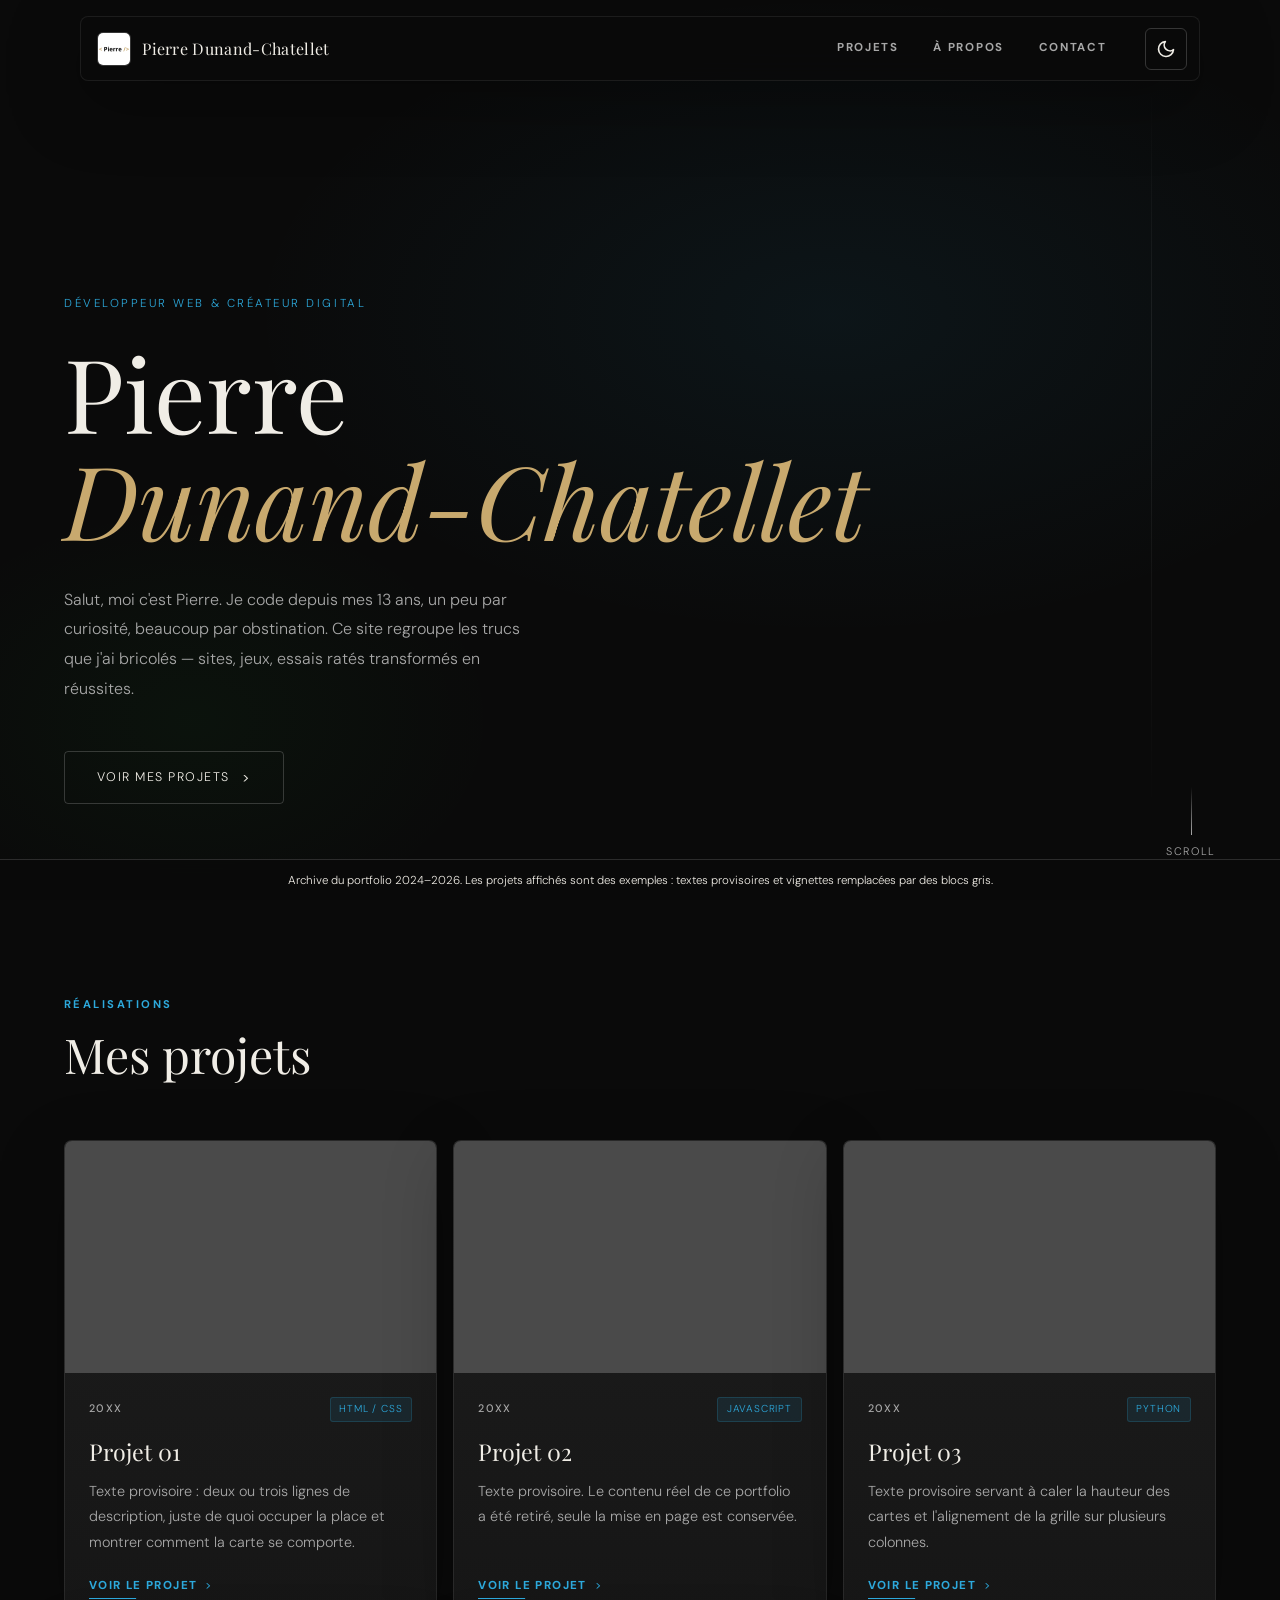
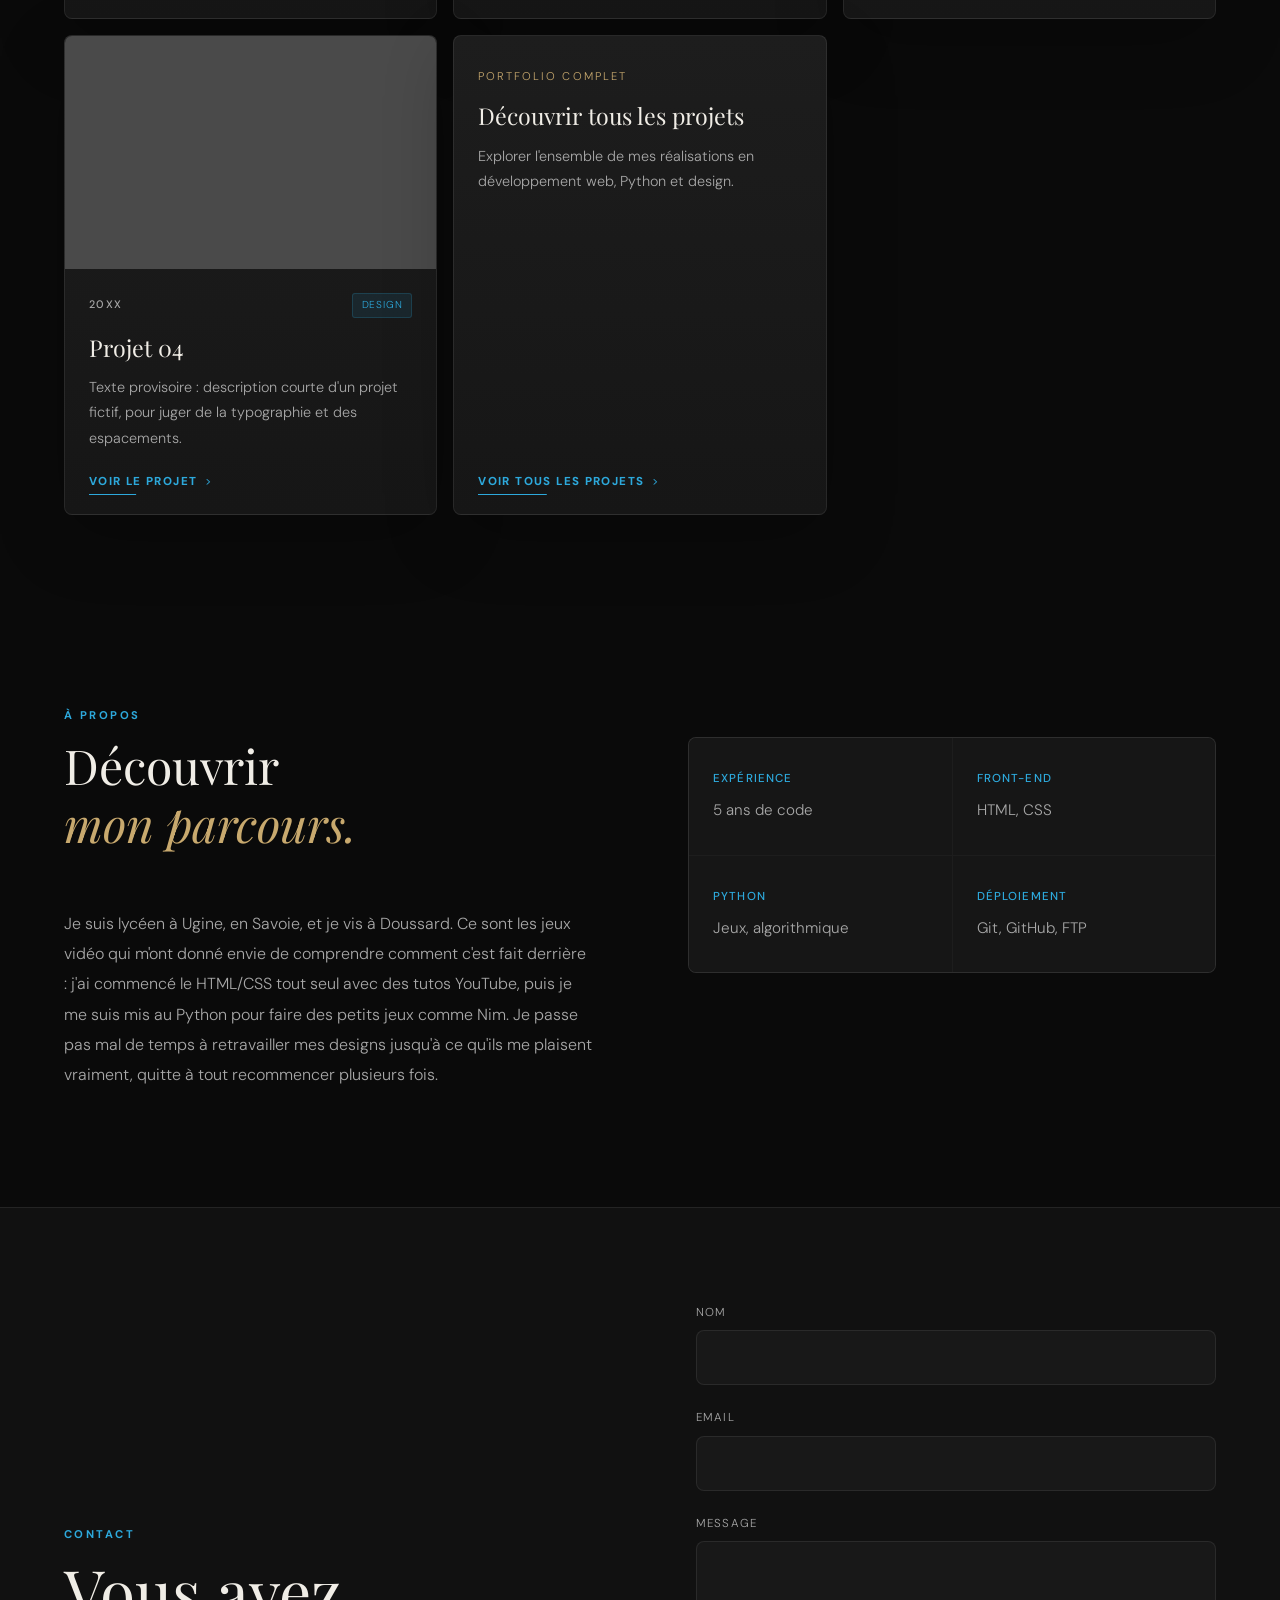
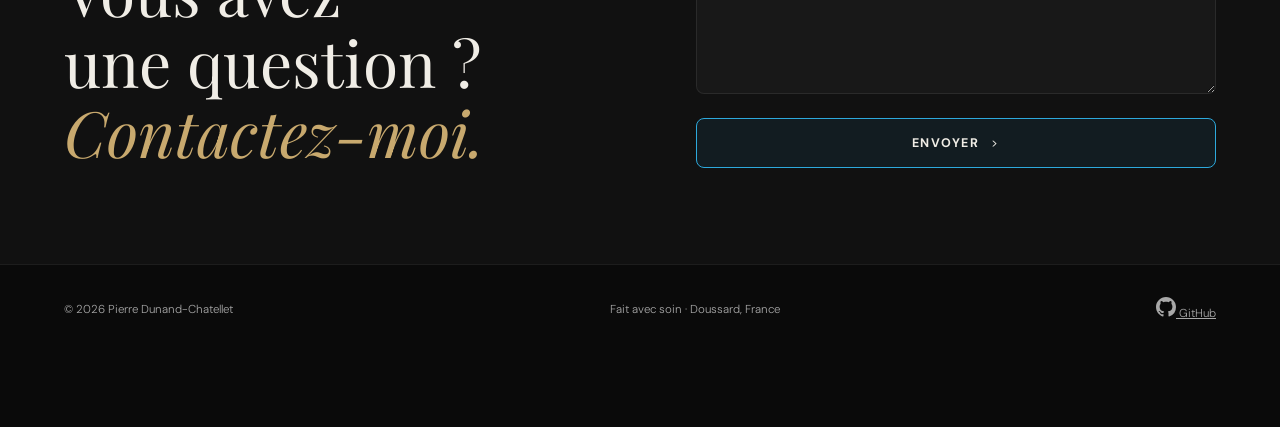
<file: index.html>
<!doctype html>
<!--
  Portfolio v1 — page d'accueil

  Archive de la première version du portfolio (2024-2026), conservée pour la
  maquette. Les projets affichés sont des exemples : titres et textes
  provisoires, vignettes remplacées par des blocs gris. Seule la mise en page
  est d'origine.

  Trois fichiers, aucune dépendance ni outil de build :
    index.html / projets.html  — le contenu
    styles.css                 — la mise en forme
    script.js                  — menu, thème, compteur, transitions
-->
<html lang="fr">

<head>
  <meta charset="UTF-8">
  <meta name="viewport" content="width=device-width, initial-scale=1.0">
  <meta name="view-transition" content="same-origin">
  <title>Accueil — archive du portfolio 2024-2026</title>
  <meta name="description"
    content="Portfolio de Pierre Dunand-Chatellet, développeur web autodidacte passionné depuis l'âge de 13 ans. Projets en HTML, CSS, Python, design et création visuelle.">
  <meta name="keywords"
    content="développeur web, portfolio, HTML, CSS, Python, Pierre, Dunand-Chatellet, Dunand, Pierre Dunand, Pierre Dunand-Chatellet">
  <meta name="author" content="Pierre Dunand-Chatellet">
  <meta name="robots" content="noindex, nofollow">
  <meta name="theme-color" content="#0a0a0a" media="(prefers-color-scheme: dark)">
  <meta name="theme-color" content="#f8f7f4" media="(prefers-color-scheme: light)">
  <link rel="icon" type="image/png" href="image/Logo.webp">
  <link rel="stylesheet" href="fonts/fonts.css">
  <link rel="stylesheet" href="styles.css">
</head>

<body>
  <header class="site-header">
    <a class="brand" href="#home" aria-label="Accueil Pierre Dunand-Chatellet">
      <img src="image/Logo.webp" alt="" class="brand-mark">
      <span>Pierre Dunand-Chatellet</span>
    </a>
    <button class="menu-toggle" type="button" aria-label="Ouvrir le menu" aria-expanded="false" data-menu-toggle>
      <span></span>
      <span></span>
    </button>
    <nav class="site-nav" data-nav>
      <a href="#projects">Projets</a>
      <a href="#about">À propos</a>
      <a href="#contact">Contact</a>
    </nav>
    <button class="theme-toggle" type="button" aria-label="Basculer le thème" data-theme-toggle>
      <svg class="sun-icon" width="20" height="20" viewBox="0 0 24 24" fill="none" stroke="currentColor"
        stroke-width="2" stroke-linecap="round" stroke-linejoin="round">
        <circle cx="12" cy="12" r="5"></circle>
        <line x1="12" y1="1" x2="12" y2="3"></line>
        <line x1="12" y1="21" x2="12" y2="23"></line>
        <line x1="4.22" y1="4.22" x2="5.64" y2="5.64"></line>
        <line x1="18.36" y1="18.36" x2="19.78" y2="19.78"></line>
        <line x1="1" y1="12" x2="3" y2="12"></line>
        <line x1="21" y1="12" x2="23" y2="12"></line>
        <line x1="4.22" y1="19.78" x2="5.64" y2="18.36"></line>
        <line x1="18.36" y1="5.64" x2="19.78" y2="4.22"></line>
      </svg>
      <svg class="moon-icon" width="20" height="20" viewBox="0 0 24 24" fill="none" stroke="currentColor"
        stroke-width="2" stroke-linecap="round" stroke-linejoin="round">
        <path d="M21 12.79A9 9 0 1 1 11.21 3 7 7 0 0 0 21 12.79z"></path>
      </svg>
    </button>
  </header>

  <main>
    <section class="hero" id="home">
      <p class="hero-eyebrow">Développeur web &amp; Créateur digital</p>
      <h1 class="hero-title">
        Pierre<br>
        <em>Dunand-Chatellet</em>
      </h1>
      <p class="hero-desc">
        Salut, moi c'est Pierre. Je code depuis mes 13 ans, un peu par curiosité, beaucoup par obstination. Ce site
        regroupe les trucs que j'ai bricolés — sites, jeux, essais ratés transformés en réussites.
      </p>
      <a class="hero-cta" href="#projects">
        Voir mes projets <span class="arrow-icon"></span>
      </a>
      <div class="scroll-ind" aria-hidden="true">
        <div class="scroll-line"></div>
        <span>Scroll</span>
      </div>
    </section>

    <section id="projects">
      <p class="s-label">Réalisations</p>
      <h2 class="s-title">Mes projets</h2>
      <div class="proj-grid">

        <article class="proj-card">
          <div class="proj-thumb is-placeholder" aria-hidden="true"></div>
          <div class="proj-meta">
            <span class="proj-year">20XX</span>
            <div class="tags">
              <span class="tag">HTML / CSS</span>
            </div>
          </div>
          <h3 class="proj-name">Projet 01</h3>
          <p class="proj-desc">Texte provisoire : deux ou trois lignes de description, juste de quoi occuper la place et montrer comment la carte se comporte.</p>
          <span class="proj-link">Voir le projet <span class="arrow-sm"></span></span>
        </article>

        <article class="proj-card">
          <div class="proj-thumb is-placeholder" aria-hidden="true"></div>
          <div class="proj-meta">
            <span class="proj-year">20XX</span>
            <div class="tags">
              <span class="tag">JavaScript</span>
            </div>
          </div>
          <h3 class="proj-name">Projet 02</h3>
          <p class="proj-desc">Texte provisoire. Le contenu réel de ce portfolio a été retiré, seule la mise en page est conservée.</p>
          <span class="proj-link">Voir le projet <span class="arrow-sm"></span></span>
        </article>

        <article class="proj-card">
          <div class="proj-thumb is-placeholder" aria-hidden="true"></div>
          <div class="proj-meta">
            <span class="proj-year">20XX</span>
            <div class="tags">
              <span class="tag">Python</span>
            </div>
          </div>
          <h3 class="proj-name">Projet 03</h3>
          <p class="proj-desc">Texte provisoire servant à caler la hauteur des cartes et l'alignement de la grille sur plusieurs colonnes.</p>
          <span class="proj-link">Voir le projet <span class="arrow-sm"></span></span>
        </article>

        <article class="proj-card">
          <div class="proj-thumb is-placeholder" aria-hidden="true"></div>
          <div class="proj-meta">
            <span class="proj-year">20XX</span>
            <div class="tags">
              <span class="tag">Design</span>
            </div>
          </div>
          <h3 class="proj-name">Projet 04</h3>
          <p class="proj-desc">Texte provisoire : description courte d'un projet fictif, pour juger de la typographie et des espacements.</p>
          <span class="proj-link">Voir le projet <span class="arrow-sm"></span></span>
        </article>

        <article class="proj-more-card">
          <span class="proj-more-label">Portfolio complet</span>
          <h3 class="proj-name">Découvrir tous les projets</h3>
          <p class="proj-desc">Explorer l'ensemble de mes réalisations en développement web, Python et design.</p>
          <a href="projets.html" class="proj-link">
            Voir tous les projets <span class="arrow-sm"></span>
          </a>
        </article>
      </div>
    </section>

    <section id="about">
      <p class="s-label">À propos</p>
      <div class="about-inner">
        <div class="about-text">
          <h2 class="s-title">
            Découvrir<br>
            <em>mon parcours.</em>
          </h2>
          <p>
            Je suis lycéen à Ugine, en Savoie, et je vis à Doussard. Ce sont les jeux vidéo qui m'ont donné envie de
            comprendre comment c'est fait derrière : j'ai commencé le HTML/CSS tout seul avec des tutos YouTube, puis
            je me suis mis au Python pour faire des petits jeux comme Nim. Je passe pas mal de temps à retravailler mes
            designs jusqu'à ce qu'ils me plaisent vraiment, quitte à tout recommencer plusieurs fois.
          </p>
        </div>

        <div class="stats">
          <div class="stat">
            <div class="stat-cat">Expérience</div>
            <!-- le texte ci-dessous est recalculé par script.js ; il sert de repli si le JS ne tourne pas -->
            <div class="stat-list" data-code-since="2021-10-26">4 ans de code</div>
          </div>
          <div class="stat">
            <div class="stat-cat">Front-end</div>
            <div class="stat-list">HTML, CSS</div>
          </div>
          <div class="stat">
            <div class="stat-cat">Python</div>
            <div class="stat-list">Jeux, algorithmique</div>
          </div>
          <div class="stat">
            <div class="stat-cat">Déploiement</div>
            <div class="stat-list">Git, GitHub, FTP</div>
          </div>
        </div>
      </div>
    </section>

    <section class="contact-sec" id="contact">
      <div class="contact-inner">
        <div>
          <p class="s-label">Contact</p>
          <h2 class="contact-big">
            Vous avez <br>une question ? <br><em>Contactez-moi.</em>
          </h2>
        </div>
        <div class="contact-right">
          <form class="contact-form" action="#">
            <div class="form-group">
              <label for="name">Nom</label>
              <input type="text" id="name" name="name" required>
            </div>
            <div class="form-group">
              <label for="email">Email</label>
              <input type="email" id="email" name="email" required>
            </div>
            <div class="form-group">
              <label for="message">Message</label>
              <textarea id="message" name="message" rows="5" required></textarea>
            </div>
            <button type="button" class="submit-btn" disabled>
              Envoyer <span class="arrow-sm"></span>
            </button>
          </form>
        </div>
      </div>
    </section>
  </main>

  <footer>
    <span>© 2026 Pierre Dunand-Chatellet</span>
    <span>Fait avec soin · Doussard, France</span>
    <a href="https://github.com/Pierre-Dunand-Chatellet" target="_blank" rel="noopener noreferrer"
      aria-label="GitHub de Pierre Dunand-Chatellet">
      <svg width="20" height="20" viewBox="0 0 16 16" fill="currentColor" aria-hidden="true">
        <path
          d="M8 0C3.58 0 0 3.58 0 8c0 3.54 2.29 6.53 5.47 7.59.4.07.55-.17.55-.38 0-.19-.01-.82-.01-1.49-2.01.37-2.53-.49-2.69-.94-.09-.23-.48-.94-.82-1.13-.28-.15-.68-.52-.01-.53.63-.01 1.08.58 1.23.82.72 1.21 1.87.87 2.33.66.07-.52.28-.87.51-1.07-1.78-.2-3.64-.89-3.64-3.95 0-.87.31-1.59.82-2.15-.08-.2-.36-1.02.08-2.12 0 0 .67-.21 2.2.82.64-.18 1.32-.27 2-.27.68 0 1.36.09 2 .27 1.53-1.04 2.2-.82 2.2-.82.44 1.1.16 1.92.08 2.12.51.56.82 1.27.82 2.15 0 3.07-1.87 3.75-3.65 3.95.29.25.54.73.54 1.48 0 1.07-.01 1.93-.01 2.2 0 .21.15.46.55.38A8.013 8.013 0 0016 8c0-4.42-3.58-8-8-8z" />
      </svg>
      GitHub
    </a>
  </footer>

  <script src="script.js"></script>
  <p class="archive-note">
    Archive du portfolio 2024–2026. Les projets affichés sont des exemples :
    textes provisoires et vignettes remplacées par des blocs gris.
  </p>
</body>

</html>
</file>
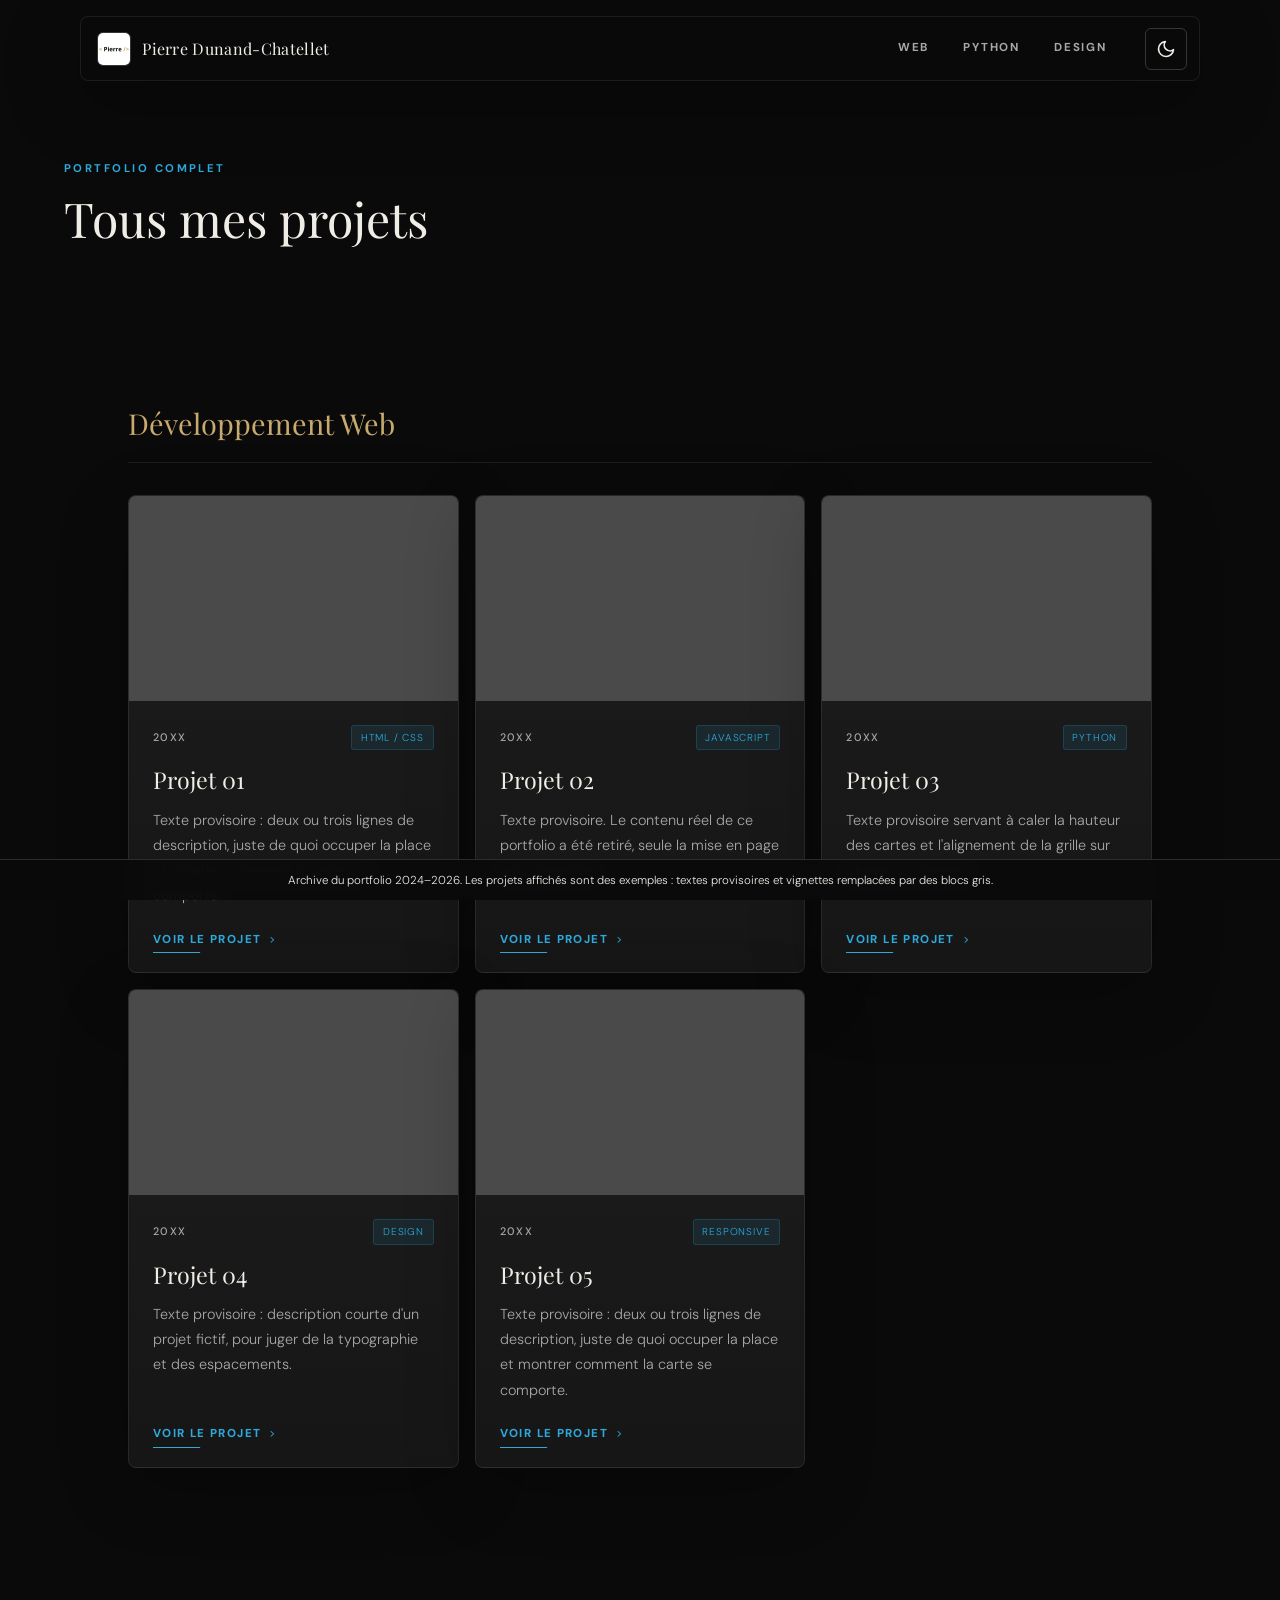
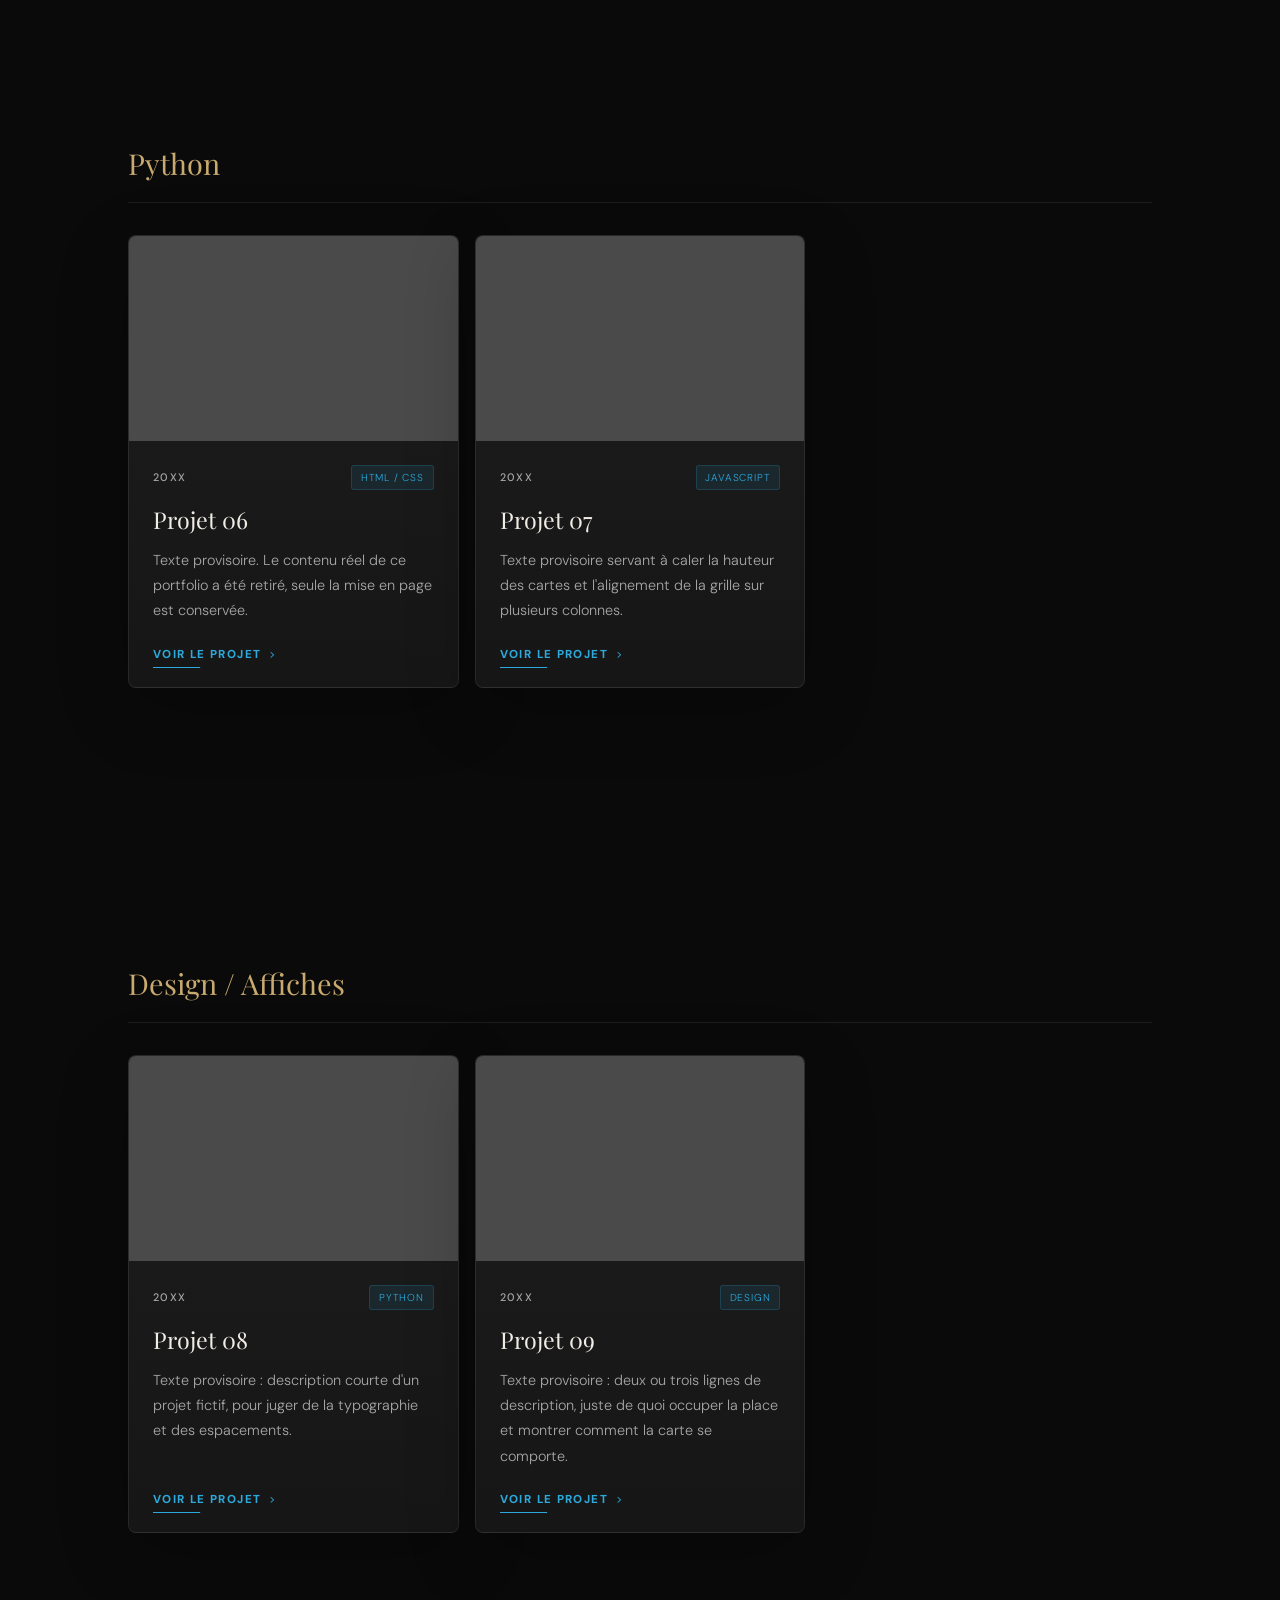
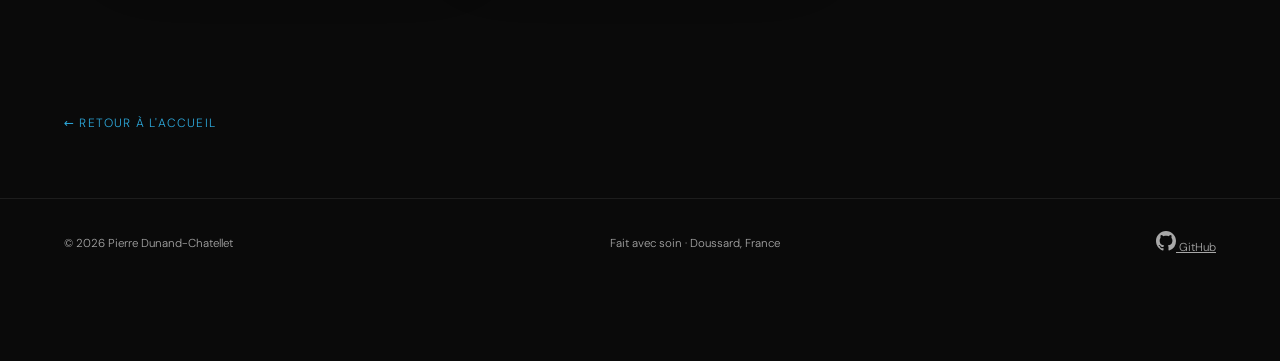
<file: projets.html>
<!doctype html>
<!--
  Portfolio v1 — liste des projets

  Archive de la première version du portfolio (2024-2026), conservée pour la
  maquette. Les projets affichés sont des exemples : titres et textes
  provisoires, vignettes remplacées par des blocs gris. Seule la mise en page
  est d'origine.

  Trois fichiers, aucune dépendance ni outil de build :
    index.html / projets.html  — le contenu
    styles.css                 — la mise en forme
    script.js                  — menu, thème, compteur, transitions
-->
<html lang="fr">

<head>
  <meta charset="UTF-8">
  <meta name="viewport" content="width=device-width, initial-scale=1.0">
  <meta name="view-transition" content="same-origin">
  <title>Projets — archive du portfolio 2024-2026</title>
  <meta name="description" content="Tous les projets de Pierre Dunand-Chatellet : développement web, Python et design.">
  <meta name="robots" content="noindex, nofollow">
  <meta name="theme-color" content="#0a0a0a" media="(prefers-color-scheme: dark)">
  <meta name="theme-color" content="#f8f7f4" media="(prefers-color-scheme: light)">
  <link rel="icon" type="image/png" href="image/Logo.webp">
  <link rel="stylesheet" href="fonts/fonts.css">
  <link rel="stylesheet" href="styles.css">
</head>

<body>
  <header class="site-header">
    <a class="brand" href="index.html" aria-label="Retour à l'accueil">
      <img src="image/Logo.webp" alt="" class="brand-mark">
      <span>Pierre Dunand-Chatellet</span>
    </a>
    <button class="menu-toggle" type="button" aria-label="Ouvrir le menu" aria-expanded="false" data-menu-toggle>
      <span></span>
      <span></span>
    </button>
    <nav class="site-nav" data-nav>
      <a href="#web">Web</a>
      <a href="#python">Python</a>
      <a href="#design">Design</a>
    </nav>
    <button class="theme-toggle" type="button" aria-label="Basculer le thème" data-theme-toggle>
      <svg class="sun-icon" width="20" height="20" viewBox="0 0 24 24" fill="none" stroke="currentColor" stroke-width="2" stroke-linecap="round" stroke-linejoin="round">
        <circle cx="12" cy="12" r="5"></circle>
        <line x1="12" y1="1" x2="12" y2="3"></line>
        <line x1="12" y1="21" x2="12" y2="23"></line>
        <line x1="4.22" y1="4.22" x2="5.64" y2="5.64"></line>
        <line x1="18.36" y1="18.36" x2="19.78" y2="19.78"></line>
        <line x1="1" y1="12" x2="3" y2="12"></line>
        <line x1="21" y1="12" x2="23" y2="12"></line>
        <line x1="4.22" y1="19.78" x2="5.64" y2="18.36"></line>
        <line x1="18.36" y1="5.64" x2="19.78" y2="4.22"></line>
      </svg>
      <svg class="moon-icon" width="20" height="20" viewBox="0 0 24 24" fill="none" stroke="currentColor" stroke-width="2" stroke-linecap="round" stroke-linejoin="round">
        <path d="M21 12.79A9 9 0 1 1 11.21 3 7 7 0 0 0 21 12.79z"></path>
      </svg>
    </button>
  </header>

  <main class="projects-page">
    <div class="projects-container">
      <p class="s-label">Portfolio complet</p>
      <h1 class="s-title">Tous mes projets</h1>

      <section class="project-category" id="web">
        <h2 class="category-title">Développement Web</h2>
        <div class="proj-grid">
          <article class="proj-card">
          <div class="proj-thumb is-placeholder" aria-hidden="true"></div>
          <div class="proj-meta">
            <span class="proj-year">20XX</span>
            <div class="tags">
              <span class="tag">HTML / CSS</span>
            </div>
          </div>
          <h3 class="proj-name">Projet 01</h3>
          <p class="proj-desc">Texte provisoire : deux ou trois lignes de description, juste de quoi occuper la place et montrer comment la carte se comporte.</p>
          <span class="proj-link">Voir le projet <span class="arrow-sm"></span></span>
        </article>

          <article class="proj-card">
          <div class="proj-thumb is-placeholder" aria-hidden="true"></div>
          <div class="proj-meta">
            <span class="proj-year">20XX</span>
            <div class="tags">
              <span class="tag">JavaScript</span>
            </div>
          </div>
          <h3 class="proj-name">Projet 02</h3>
          <p class="proj-desc">Texte provisoire. Le contenu réel de ce portfolio a été retiré, seule la mise en page est conservée.</p>
          <span class="proj-link">Voir le projet <span class="arrow-sm"></span></span>
        </article>

          <article class="proj-card">
          <div class="proj-thumb is-placeholder" aria-hidden="true"></div>
          <div class="proj-meta">
            <span class="proj-year">20XX</span>
            <div class="tags">
              <span class="tag">Python</span>
            </div>
          </div>
          <h3 class="proj-name">Projet 03</h3>
          <p class="proj-desc">Texte provisoire servant à caler la hauteur des cartes et l'alignement de la grille sur plusieurs colonnes.</p>
          <span class="proj-link">Voir le projet <span class="arrow-sm"></span></span>
        </article>

          <article class="proj-card">
          <div class="proj-thumb is-placeholder" aria-hidden="true"></div>
          <div class="proj-meta">
            <span class="proj-year">20XX</span>
            <div class="tags">
              <span class="tag">Design</span>
            </div>
          </div>
          <h3 class="proj-name">Projet 04</h3>
          <p class="proj-desc">Texte provisoire : description courte d'un projet fictif, pour juger de la typographie et des espacements.</p>
          <span class="proj-link">Voir le projet <span class="arrow-sm"></span></span>
        </article>

          <article class="proj-card">
          <div class="proj-thumb is-placeholder" aria-hidden="true"></div>
          <div class="proj-meta">
            <span class="proj-year">20XX</span>
            <div class="tags">
              <span class="tag">Responsive</span>
            </div>
          </div>
          <h3 class="proj-name">Projet 05</h3>
          <p class="proj-desc">Texte provisoire : deux ou trois lignes de description, juste de quoi occuper la place et montrer comment la carte se comporte.</p>
          <span class="proj-link">Voir le projet <span class="arrow-sm"></span></span>
        </article>
        </div>
      </section>

      <section class="project-category" id="python">
        <h2 class="category-title">Python</h2>
        <div class="proj-grid">
          <article class="proj-card">
          <div class="proj-thumb is-placeholder" aria-hidden="true"></div>
          <div class="proj-meta">
            <span class="proj-year">20XX</span>
            <div class="tags">
              <span class="tag">HTML / CSS</span>
            </div>
          </div>
          <h3 class="proj-name">Projet 06</h3>
          <p class="proj-desc">Texte provisoire. Le contenu réel de ce portfolio a été retiré, seule la mise en page est conservée.</p>
          <span class="proj-link">Voir le projet <span class="arrow-sm"></span></span>
        </article>

          <article class="proj-card">
          <div class="proj-thumb is-placeholder" aria-hidden="true"></div>
          <div class="proj-meta">
            <span class="proj-year">20XX</span>
            <div class="tags">
              <span class="tag">JavaScript</span>
            </div>
          </div>
          <h3 class="proj-name">Projet 07</h3>
          <p class="proj-desc">Texte provisoire servant à caler la hauteur des cartes et l'alignement de la grille sur plusieurs colonnes.</p>
          <span class="proj-link">Voir le projet <span class="arrow-sm"></span></span>
        </article>
        </div>
      </section>

      <section class="project-category" id="design">
        <h2 class="category-title">Design / Affiches</h2>
        <div class="proj-grid">
          <article class="proj-card">
          <div class="proj-thumb is-placeholder" aria-hidden="true"></div>
          <div class="proj-meta">
            <span class="proj-year">20XX</span>
            <div class="tags">
              <span class="tag">Python</span>
            </div>
          </div>
          <h3 class="proj-name">Projet 08</h3>
          <p class="proj-desc">Texte provisoire : description courte d'un projet fictif, pour juger de la typographie et des espacements.</p>
          <span class="proj-link">Voir le projet <span class="arrow-sm"></span></span>
        </article>

          <article class="proj-card">
          <div class="proj-thumb is-placeholder" aria-hidden="true"></div>
          <div class="proj-meta">
            <span class="proj-year">20XX</span>
            <div class="tags">
              <span class="tag">Design</span>
            </div>
          </div>
          <h3 class="proj-name">Projet 09</h3>
          <p class="proj-desc">Texte provisoire : deux ou trois lignes de description, juste de quoi occuper la place et montrer comment la carte se comporte.</p>
          <span class="proj-link">Voir le projet <span class="arrow-sm"></span></span>
        </article>
        </div>
      </section>

      <a href="index.html#projects" class="back-link">← Retour à l'accueil</a>
    </div>
  </main>

  <footer>
    <span>© 2026 Pierre Dunand-Chatellet</span>
    <span>Fait avec soin · Doussard, France</span>
    <a href="https://github.com/Pierre-Dunand-Chatellet" target="_blank" rel="noopener noreferrer" aria-label="GitHub de Pierre Dunand-Chatellet">
      <svg width="20" height="20" viewBox="0 0 16 16" fill="currentColor" aria-hidden="true">
        <path d="M8 0C3.58 0 0 3.58 0 8c0 3.54 2.29 6.53 5.47 7.59.4.07.55-.17.55-.38 0-.19-.01-.82-.01-1.49-2.01.37-2.53-.49-2.69-.94-.09-.23-.48-.94-.82-1.13-.28-.15-.68-.52-.01-.53.63-.01 1.08.58 1.23.82.72 1.21 1.87.87 2.33.66.07-.52.28-.87.51-1.07-1.78-.2-3.64-.89-3.64-3.95 0-.87.31-1.59.82-2.15-.08-.2-.36-1.02.08-2.12 0 0 .67-.21 2.2.82.64-.18 1.32-.27 2-.27.68 0 1.36.09 2 .27 1.53-1.04 2.2-.82 2.2-.82.44 1.1.16 1.92.08 2.12.51.56.82 1.27.82 2.15 0 3.07-1.87 3.75-3.65 3.95.29.25.54.73.54 1.48 0 1.07-.01 1.93-.01 2.2 0 .21.15.46.55.38A8.013 8.013 0 0016 8c0-4.42-3.58-8-8-8z"/>
      </svg>
      GitHub
    </a>
  </footer>

  <script src="script.js"></script>
  <p class="archive-note">
    Archive du portfolio 2024–2026. Les projets affichés sont des exemples :
    textes provisoires et vignettes remplacées par des blocs gris.
  </p>
</body>

</html>
</file>
<file: fonts/fonts.css>
/* Polices hébergées sur ce serveur (licence SIL Open Font License),
   pour ne pas transmettre l'adresse IP des visiteurs à Google. */

/* latin-ext */
@font-face {
  font-family: 'DM Sans';
  font-style: normal;
  font-weight: 300;
  font-display: swap;
  src: url(DMSans-normal-300-latin-ext.woff2) format('woff2');
  unicode-range: U+0100-02BA, U+02BD-02C5, U+02C7-02CC, U+02CE-02D7, U+02DD-02FF, U+0304, U+0308, U+0329, U+1D00-1DBF, U+1E00-1E9F, U+1EF2-1EFF, U+2020, U+20A0-20AB, U+20AD-20C0, U+2113, U+2C60-2C7F, U+A720-A7FF;
}
/* latin */
@font-face {
  font-family: 'DM Sans';
  font-style: normal;
  font-weight: 300;
  font-display: swap;
  src: url(DMSans-normal-300-latin.woff2) format('woff2');
  unicode-range: U+0000-00FF, U+0131, U+0152-0153, U+02BB-02BC, U+02C6, U+02DA, U+02DC, U+0304, U+0308, U+0329, U+2000-206F, U+20AC, U+2122, U+2191, U+2193, U+2212, U+2215, U+FEFF, U+FFFD;
}
/* latin-ext */
@font-face {
  font-family: 'DM Sans';
  font-style: normal;
  font-weight: 400;
  font-display: swap;
  src: url(DMSans-normal-300-latin-ext.woff2) format('woff2');
  unicode-range: U+0100-02BA, U+02BD-02C5, U+02C7-02CC, U+02CE-02D7, U+02DD-02FF, U+0304, U+0308, U+0329, U+1D00-1DBF, U+1E00-1E9F, U+1EF2-1EFF, U+2020, U+20A0-20AB, U+20AD-20C0, U+2113, U+2C60-2C7F, U+A720-A7FF;
}
/* latin */
@font-face {
  font-family: 'DM Sans';
  font-style: normal;
  font-weight: 400;
  font-display: swap;
  src: url(DMSans-normal-300-latin.woff2) format('woff2');
  unicode-range: U+0000-00FF, U+0131, U+0152-0153, U+02BB-02BC, U+02C6, U+02DA, U+02DC, U+0304, U+0308, U+0329, U+2000-206F, U+20AC, U+2122, U+2191, U+2193, U+2212, U+2215, U+FEFF, U+FFFD;
}
/* latin-ext */
@font-face {
  font-family: 'DM Sans';
  font-style: normal;
  font-weight: 500;
  font-display: swap;
  src: url(DMSans-normal-300-latin-ext.woff2) format('woff2');
  unicode-range: U+0100-02BA, U+02BD-02C5, U+02C7-02CC, U+02CE-02D7, U+02DD-02FF, U+0304, U+0308, U+0329, U+1D00-1DBF, U+1E00-1E9F, U+1EF2-1EFF, U+2020, U+20A0-20AB, U+20AD-20C0, U+2113, U+2C60-2C7F, U+A720-A7FF;
}
/* latin */
@font-face {
  font-family: 'DM Sans';
  font-style: normal;
  font-weight: 500;
  font-display: swap;
  src: url(DMSans-normal-300-latin.woff2) format('woff2');
  unicode-range: U+0000-00FF, U+0131, U+0152-0153, U+02BB-02BC, U+02C6, U+02DA, U+02DC, U+0304, U+0308, U+0329, U+2000-206F, U+20AC, U+2122, U+2191, U+2193, U+2212, U+2215, U+FEFF, U+FFFD;
}
/* latin-ext */
@font-face {
  font-family: 'DM Sans';
  font-style: normal;
  font-weight: 700;
  font-display: swap;
  src: url(DMSans-normal-300-latin-ext.woff2) format('woff2');
  unicode-range: U+0100-02BA, U+02BD-02C5, U+02C7-02CC, U+02CE-02D7, U+02DD-02FF, U+0304, U+0308, U+0329, U+1D00-1DBF, U+1E00-1E9F, U+1EF2-1EFF, U+2020, U+20A0-20AB, U+20AD-20C0, U+2113, U+2C60-2C7F, U+A720-A7FF;
}
/* latin */
@font-face {
  font-family: 'DM Sans';
  font-style: normal;
  font-weight: 700;
  font-display: swap;
  src: url(DMSans-normal-300-latin.woff2) format('woff2');
  unicode-range: U+0000-00FF, U+0131, U+0152-0153, U+02BB-02BC, U+02C6, U+02DA, U+02DC, U+0304, U+0308, U+0329, U+2000-206F, U+20AC, U+2122, U+2191, U+2193, U+2212, U+2215, U+FEFF, U+FFFD;
}
/* latin-ext */
@font-face {
  font-family: 'DM Sans';
  font-style: normal;
  font-weight: 800;
  font-display: swap;
  src: url(DMSans-normal-300-latin-ext.woff2) format('woff2');
  unicode-range: U+0100-02BA, U+02BD-02C5, U+02C7-02CC, U+02CE-02D7, U+02DD-02FF, U+0304, U+0308, U+0329, U+1D00-1DBF, U+1E00-1E9F, U+1EF2-1EFF, U+2020, U+20A0-20AB, U+20AD-20C0, U+2113, U+2C60-2C7F, U+A720-A7FF;
}
/* latin */
@font-face {
  font-family: 'DM Sans';
  font-style: normal;
  font-weight: 800;
  font-display: swap;
  src: url(DMSans-normal-300-latin.woff2) format('woff2');
  unicode-range: U+0000-00FF, U+0131, U+0152-0153, U+02BB-02BC, U+02C6, U+02DA, U+02DC, U+0304, U+0308, U+0329, U+2000-206F, U+20AC, U+2122, U+2191, U+2193, U+2212, U+2215, U+FEFF, U+FFFD;
}
/* latin-ext */
@font-face {
  font-family: 'Playfair Display';
  font-style: italic;
  font-weight: 400;
  font-display: swap;
  src: url(PlayfairDisplay-italic-400-latin-ext.woff2) format('woff2');
  unicode-range: U+0100-02BA, U+02BD-02C5, U+02C7-02CC, U+02CE-02D7, U+02DD-02FF, U+0304, U+0308, U+0329, U+1D00-1DBF, U+1E00-1E9F, U+1EF2-1EFF, U+2020, U+20A0-20AB, U+20AD-20C0, U+2113, U+2C60-2C7F, U+A720-A7FF;
}
/* latin */
@font-face {
  font-family: 'Playfair Display';
  font-style: italic;
  font-weight: 400;
  font-display: swap;
  src: url(PlayfairDisplay-italic-400-latin.woff2) format('woff2');
  unicode-range: U+0000-00FF, U+0131, U+0152-0153, U+02BB-02BC, U+02C6, U+02DA, U+02DC, U+0304, U+0308, U+0329, U+2000-206F, U+20AC, U+2122, U+2191, U+2193, U+2212, U+2215, U+FEFF, U+FFFD;
}
/* latin-ext */
@font-face {
  font-family: 'Playfair Display';
  font-style: normal;
  font-weight: 400;
  font-display: swap;
  src: url(PlayfairDisplay-normal-400-latin-ext.woff2) format('woff2');
  unicode-range: U+0100-02BA, U+02BD-02C5, U+02C7-02CC, U+02CE-02D7, U+02DD-02FF, U+0304, U+0308, U+0329, U+1D00-1DBF, U+1E00-1E9F, U+1EF2-1EFF, U+2020, U+20A0-20AB, U+20AD-20C0, U+2113, U+2C60-2C7F, U+A720-A7FF;
}
/* latin */
@font-face {
  font-family: 'Playfair Display';
  font-style: normal;
  font-weight: 400;
  font-display: swap;
  src: url(PlayfairDisplay-normal-400-latin.woff2) format('woff2');
  unicode-range: U+0000-00FF, U+0131, U+0152-0153, U+02BB-02BC, U+02C6, U+02DA, U+02DC, U+0304, U+0308, U+0329, U+2000-206F, U+20AC, U+2122, U+2191, U+2193, U+2212, U+2215, U+FEFF, U+FFFD;
}
/* latin-ext */
@font-face {
  font-family: 'Playfair Display';
  font-style: normal;
  font-weight: 700;
  font-display: swap;
  src: url(PlayfairDisplay-normal-400-latin-ext.woff2) format('woff2');
  unicode-range: U+0100-02BA, U+02BD-02C5, U+02C7-02CC, U+02CE-02D7, U+02DD-02FF, U+0304, U+0308, U+0329, U+1D00-1DBF, U+1E00-1E9F, U+1EF2-1EFF, U+2020, U+20A0-20AB, U+20AD-20C0, U+2113, U+2C60-2C7F, U+A720-A7FF;
}
/* latin */
@font-face {
  font-family: 'Playfair Display';
  font-style: normal;
  font-weight: 700;
  font-display: swap;
  src: url(PlayfairDisplay-normal-400-latin.woff2) format('woff2');
  unicode-range: U+0000-00FF, U+0131, U+0152-0153, U+02BB-02BC, U+02C6, U+02DA, U+02DC, U+0304, U+0308, U+0329, U+2000-206F, U+20AC, U+2122, U+2191, U+2193, U+2212, U+2215, U+FEFF, U+FFFD;
}
</file>
<file: styles.css>
/* ============================================================================
   Portfolio v1 — feuille de style
   ----------------------------------------------------------------------------
   Organisation du fichier, dans l'ordre :
     1. Variables de couleur   — thème sombre par défaut, clair en surcharge
     2. Base                   — remise à zéro, typographie, sections
     3. Header                 — logo, navigation, bouton de thème
     4. Hero                   — grand titre en pleine hauteur d'écran
     5. Cartes de projets      — la grille et ses cartes
     6. Section à propos
     7. Formulaire de contact
     8. Responsive mobile      — le gros du travail est ici
     9. Transitions entre pages
    10. Archive                — blocs gris et bandeau, propres à cette copie

   Deux thèmes : le sombre est l'état de base, le clair vient le surcharger
   via :root[data-theme="light"]. Toutes les couleurs passent par des
   variables, donc un thème ne redéfinit que les variables, jamais les règles.

   Polices : Playfair Display pour les titres, DM Sans pour le texte.
   ============================================================================ */

*,
*::before,
*::after {
  box-sizing: border-box;
  margin: 0;
  padding: 0;
}

/* variables de couleur — thème sombre par défaut, le clair est plus bas
   dans le bloc [data-theme="light"] */
:root {
  --bg: #0a0a0a;
  --surface: #111111;
  --card: #161616;
  --card-h: #1d1d1d;
  --border: rgba(255, 255, 255, 0.08);
  --border-h: rgba(255, 255, 255, 0.18);
  --text: #f0ede6;
  --muted: #a8a8a8;
  --accent: #2da9dc;
  --accent2: #25e445;
  --gold: #c8a96e;
  --purple: #a78bfa;
  --font-d: "Playfair Display", Georgia, serif;
  --font-b: "DM Sans", system-ui, sans-serif;
  --radius: 8px;
}

:root[data-theme="light"] {
  --bg: #fbfbfa;
  --surface: #ffffff;
  --card: #ffffff;
  --card-h: #f7f7f9;
  --border: #e3e3e8;
  --border-h: #c9c9d3;
  --text: #14141a;
  --muted: #52525b;
  --accent: #4f46e5;
  --accent2: #16a34a;
  --gold: #b45309;
  --purple: #7c3aed;
}

html {
  scroll-behavior: smooth;
  /* décale les ancres pour qu'elles ne passent pas sous le header fixe */
  scroll-padding-top: 7rem;
}

body {
  background: var(--bg);
  color: var(--text);
  font-family: var(--font-b);
  font-weight: 300;
  line-height: 1.6;
  transition: background-color 0.3s ease, color 0.3s ease;
}

* {
  transition: background-color 0.3s ease, color 0.3s ease, border-color 0.3s ease;
}

img {
  display: block;
  max-width: 100%;
}

a {
  color: inherit;
}

section {
  padding: 6rem 4rem;
}

.s-label {
  margin-bottom: 0.75rem;
  color: var(--accent);
  font-size: 0.7rem;
  font-weight: 700;
  letter-spacing: 0.22em;
  text-transform: uppercase;
}

.s-title {
  margin-bottom: 3.5rem;
  font-family: var(--font-d);
  font-size: clamp(2rem, 4vw, 3rem);
  font-weight: 400;
  line-height: 1.2;
}

.s-title em,
.contact-big em {
  color: var(--gold);
  font-style: italic;
}

/* ===== header : logo, nav, bouton thème ===== */
.site-header {
  position: fixed;
  z-index: 100;
  top: 16px;
  left: 50%;
  width: min(1120px, calc(100% - 32px));
  transform: translateX(-50%);
  display: grid;
  grid-template-columns: 1fr auto auto;
  align-items: center;
  gap: 1.5rem;
  padding: 0.65rem 0.75rem 0.65rem 1rem;
  background: rgba(10, 10, 10, 0.84);
  border: 1px solid var(--border);
  border-radius: var(--radius);
  box-shadow: 0 18px 70px rgba(0, 0, 0, 0.34);
  backdrop-filter: blur(18px);
}

:root[data-theme="light"] .site-header {
  background: rgba(255, 255, 255, 0.85);
  box-shadow: 0 2px 12px rgba(0, 0, 0, 0.06), 0 8px 24px rgba(0, 0, 0, 0.04);
}

.brand {
  display: inline-flex;
  align-items: center;
  gap: 0.7rem;
  min-width: 0;
  color: var(--text);
  font-family: var(--font-d);
  font-size: 1rem;
  letter-spacing: 0.02em;
  text-decoration: none;
  justify-self: start;
}

.brand-mark {
  width: 34px;
  height: 34px;
  border: 1px solid var(--border-h);
  border-radius: 6px;
  object-fit: cover;
}

.site-nav {
  display: flex;
  align-items: center;
  gap: 0.35rem;
  justify-self: center;
}

.site-nav a {
  min-height: 40px;
  padding: 0.75rem 0.9rem;
  border-radius: 6px;
  color: var(--muted);
  font-size: 0.72rem;
  font-weight: 700;
  letter-spacing: 0.15em;
  text-decoration: none;
  text-transform: uppercase;
  transition: color 0.22s ease, background 0.22s ease, transform 0.22s ease;
}

.site-nav a:hover,
.site-nav a:focus-visible {
  color: var(--text);
  background: rgba(255, 255, 255, 0.07);
  outline: none;
  transform: translateY(-1px);
}

:root[data-theme="light"] .site-nav a:hover,
:root[data-theme="light"] .site-nav a:focus-visible {
  color: var(--text);
  background: rgba(79, 70, 229, 0.09);
}

.menu-toggle {
  display: none;
  width: 42px;
  height: 42px;
  align-items: center;
  justify-content: center;
  flex-direction: column;
  gap: 6px;
  color: var(--text);
  background: transparent;
  border: 1px solid var(--border-h);
  border-radius: 6px;
}

.menu-toggle span {
  width: 18px;
  height: 2px;
  background: currentColor;
}

/* ===== hero : grand titre en pleine hauteur d'écran ===== */
.hero {
  position: relative;
  min-height: 100vh;
  min-height: 100dvh;
  display: flex;
  flex-direction: column;
  justify-content: flex-end;
  padding: 0 4rem 6rem;
  overflow: hidden;
}

.hero::before {
  content: "";
  position: absolute;
  inset: 0;
  background:
    radial-gradient(ellipse 70% 55% at 65% 35%, rgba(45, 169, 220, 0.07), transparent 65%),
    radial-gradient(ellipse 40% 40% at 15% 80%, rgba(37, 228, 69, 0.04), transparent 60%);
  pointer-events: none;
}

:root[data-theme="light"] .hero::before {
  background:
    radial-gradient(ellipse 70% 55% at 65% 35%, rgba(79, 70, 229, 0.06), transparent 65%),
    radial-gradient(ellipse 40% 40% at 15% 80%, rgba(22, 163, 74, 0.04), transparent 60%);
}

.hero::after {
  content: "";
  position: absolute;
  top: 0;
  right: 8rem;
  width: 1px;
  height: 100%;
  background: linear-gradient(to bottom, transparent 10%, var(--border) 40%, transparent 90%);
}

.hero-eyebrow,
.hero-title,
.hero-desc,
.hero-cta {
  position: relative;
  z-index: 1;
}

.hero-eyebrow {
  margin-bottom: 1.5rem;
  color: var(--accent);
  font-size: 0.72rem;
  letter-spacing: 0.22em;
  text-transform: uppercase;
  animation: fade-up 0.8s ease both;
}

.hero-title {
  margin-bottom: 2rem;
  font-family: var(--font-d);
  font-size: clamp(3.5rem, 8vw, 7rem);
  font-weight: 400;
  line-height: 1.05;
  animation: fade-up 0.8s 0.1s ease both;
}

.hero-title em {
  color: var(--gold);
  font-style: italic;
}

.hero-desc {
  max-width: 460px;
  margin-bottom: 3rem;
  color: var(--muted);
  font-size: 1rem;
  line-height: 1.85;
  animation: fade-up 0.8s 0.2s ease both;
}

.hero-cta {
  display: inline-flex;
  align-items: center;
  gap: 0.75rem;
  width: fit-content;
  padding: 0.9rem 2rem;
  color: var(--text);
  border: 1px solid var(--border-h);
  border-radius: 4px;
  font-size: 0.78rem;
  letter-spacing: 0.12em;
  text-decoration: none;
  text-transform: uppercase;
  transition: border-color 0.25s ease, background 0.25s ease, transform 0.25s ease;
  animation: fade-up 0.8s 0.3s ease both;
}

.hero-cta:hover,
.hero-cta:focus-visible {
  background: rgba(255, 255, 255, 0.04);
  border-color: var(--accent);
  outline: none;
  transform: translateY(-2px);
}

:root[data-theme="light"] .hero-cta:hover,
:root[data-theme="light"] .hero-cta:focus-visible {
  background: rgba(79, 70, 229, 0.07);
  border-color: var(--accent);
}

.arrow-icon,
.arrow-sm {
  display: inline-block;
  transition: transform 0.25s ease;
}

.arrow-icon::after,
.arrow-sm::after {
  content: ">";
  display: inline-block;
  font-weight: 400;
}

.arrow-icon {
  font-size: 1.1em;
}

.arrow-sm {
  font-size: 1em;
}

.hero-cta:hover .arrow-icon,
.proj-link:hover .arrow-sm,
.submit-btn:hover .arrow-sm {
  transform: translateX(3px);
}

.scroll-ind {
  position: absolute;
  right: 4rem;
  bottom: 2.5rem;
  display: flex;
  flex-direction: column;
  align-items: center;
  gap: 0.5rem;
  color: var(--muted);
  font-size: 0.68rem;
  letter-spacing: 0.15em;
  text-transform: uppercase;
}

.scroll-line {
  width: 1px;
  height: 48px;
  background: linear-gradient(to bottom, transparent, var(--muted));
  animation: scroll-pulse 2s ease-in-out infinite;
}

/* ===== cartes de projets ===== */
.proj-grid {
  display: grid;
  grid-template-columns: repeat(auto-fill, minmax(320px, 1fr));
  gap: 1rem;
}

.proj-card,
.proj-more-card {
  position: relative;
  display: flex;
  flex-direction: column;
  min-height: 100%;
  overflow: hidden;
  padding: 0;
  color: var(--text);
  background: linear-gradient(180deg, #1d1d1d, var(--card));
  border: 1px solid var(--border);
  border-radius: var(--radius);
  box-shadow: 0 20px 70px rgba(0, 0, 0, 0.24);
  transition: border-color 0.28s ease, background 0.28s ease, transform 0.28s ease, box-shadow 0.28s ease;
}

.proj-card::before,
.proj-more-card::before {
  content: "";
  position: absolute;
  inset: 0 auto 0 0;
  z-index: 2;
  width: 3px;
  background: linear-gradient(to bottom, var(--accent), var(--gold));
  transform: scaleY(0);
  transform-origin: bottom;
  transition: transform 0.32s ease;
}

.proj-card:hover,
.proj-more-card:hover {
  border-color: var(--border-h);
  background: linear-gradient(180deg, #222222, #181818);
  box-shadow: 0 28px 90px rgba(0, 0, 0, 0.38);
  transform: translateY(-4px);
}

:root[data-theme="light"] .proj-card,
:root[data-theme="light"] .proj-more-card {
  background: #ffffff;
  box-shadow: 0 2px 8px rgba(0, 0, 0, 0.04), 0 4px 16px rgba(0, 0, 0, 0.06);
}

:root[data-theme="light"] .proj-card:hover,
:root[data-theme="light"] .proj-more-card:hover {
  background: #fafaf9;
  box-shadow: 0 8px 24px rgba(0, 0, 0, 0.08), 0 4px 12px rgba(0, 0, 0, 0.06);
}

.proj-card:hover::before,
.proj-more-card:hover::before {
  transform: scaleY(1);
}

.proj-thumb {
  display: block;
  width: 100%;
  aspect-ratio: 16 / 10;
  overflow: hidden;
  background: black;
  border-bottom: 0px solid var(--border);
}

:root[data-theme="light"] .proj-thumb {
  background: #d1d5db;
}

:root[data-theme="light"] .proj-thumb.is-icon {
  background: #e5e5e5;
  border: 1px solid #d4d4d4;
}

.proj-thumb img {
  width: 100%;
  height: 100%;
  object-fit: cover;
  opacity: 1;
  transition: opacity 0.28s ease, transform 0.36s ease, filter 0.36s ease;
}

.proj-thumb.is-icon img {
  object-fit: contain;
  padding: 24px;
}

.proj-card:hover .proj-thumb img {
  opacity: 1;
  filter: saturate(1.08);
  transform: scale(1.04);
}

.proj-meta,
.proj-card .proj-name,
.proj-card .proj-desc,
.proj-card .proj-link,
.proj-card .proj-source-link,
.proj-more-card>* {
  margin-left: 1.5rem;
  margin-right: 1.5rem;
}

.proj-meta {
  display: flex;
  align-items: center;
  justify-content: space-between;
  gap: 0.75rem;
  margin-top: 1.5rem;
}

.proj-year {
  color: var(--muted);
  font-size: 0.68rem;
  font-weight: 500;
  letter-spacing: 0.12em;
}

:root[data-theme="light"] .proj-year {
  color: #52525b;
}

.tags {
  display: flex;
  flex-wrap: wrap;
  gap: 0.4rem;
}

.tag {
  padding: 0.22rem 0.55rem;
  color: var(--accent);
  background: rgba(45, 169, 220, 0.1);
  border: 1px solid rgba(45, 169, 220, 0.2);
  border-radius: 3px;
  font-size: 0.63rem;
  letter-spacing: 0.08em;
  text-transform: uppercase;
}

.tag.green {
  color: var(--accent2);
  background: rgba(37, 228, 69, 0.08);
  border-color: rgba(37, 228, 69, 0.2);
}

.tag.purple {
  color: var(--purple);
  background: rgba(139, 92, 246, 0.14);
  border-color: rgba(139, 92, 246, 0.28);
}

.tag.gold {
  color: var(--gold);
  background: rgba(200, 169, 110, 0.1);
  border-color: rgba(200, 169, 110, 0.2);
}

:root[data-theme="light"] .tag {
  background: rgba(79, 70, 229, 0.08);
  border-color: rgba(79, 70, 229, 0.22);
}

:root[data-theme="light"] .tag.green {
  background: rgba(22, 163, 74, 0.1);
  border-color: rgba(22, 163, 74, 0.24);
}

:root[data-theme="light"] .tag.purple {
  background: rgba(124, 58, 237, 0.1);
  border-color: rgba(124, 58, 237, 0.24);
}

:root[data-theme="light"] .tag.gold {
  background: rgba(180, 83, 9, 0.1);
  border-color: rgba(180, 83, 9, 0.24);
}

.proj-name {
  margin-top: 1rem;
  font-family: var(--font-d);
  font-size: 1.45rem;
  font-weight: 400;
  line-height: 1.2;
}

.proj-desc {
  margin-top: 0.85rem;
  color: var(--muted);
  font-size: 0.9rem;
  line-height: 1.75;
}

:root[data-theme="light"] .proj-desc {
  color: #3f3f46;
}

.proj-link {
  position: relative;
  display: inline-flex;
  align-items: center;
  flex-wrap: wrap;
  gap: 0.5rem;
  max-width: calc(100% - 3rem);
  width: max-content;
  margin-top: auto;
  margin-bottom: 1.5rem;
  padding-top: 1.4rem;
  color: var(--accent);
  font-size: 0.72rem;
  font-weight: 800;
  letter-spacing: 0.12em;
  line-height: 1.5;
  text-decoration: none;
  text-transform: uppercase;
}

.proj-link::after {
  content: "";
  position: absolute;
  left: 0;
  bottom: -5px;
  width: 100%;
  height: 1px;
  background: currentColor;
  transform: scaleX(0.38);
  transform-origin: left;
  transition: transform 0.25s ease;
}

.proj-card:hover .proj-link::after,
.proj-more-card:hover .proj-link::after {
  transform: scaleX(1);
}

.proj-link:has(+ .proj-source-link) {
  margin-bottom: 0.5rem;
}

.proj-source-link {
  display: inline-flex;
  align-items: center;
  gap: 0.4rem;
  margin-bottom: 1.5rem;
  color: var(--muted);
  font-size: 0.68rem;
  font-weight: 700;
  letter-spacing: 0.1em;
  text-decoration: none;
  text-transform: uppercase;
  transition: color 0.2s ease;
}

.proj-source-link:hover,
.proj-source-link:focus-visible {
  color: var(--accent);
}

.proj-more-card {
  justify-content: flex-start;
  padding: 2rem 0 0;
}

.proj-more-label {
  color: var(--gold);
  font-size: 0.7rem;
  letter-spacing: 0.18em;
  text-transform: uppercase;
}

/* ===== section à propos ===== */
.about-inner {
  display: grid;
  grid-template-columns: 1fr 1fr;
  gap: 6rem;
  align-items: center;
}

.about-text p {
  margin-bottom: 1.25rem;
  color: var(--muted);
  font-size: 1rem;
  line-height: 1.9;
}

.stats {
  display: grid;
  grid-template-columns: 1fr 1fr;
  gap: 1px;
  align-self: start;
  overflow: hidden;
  background: var(--border);
  border: 1px solid var(--border);
  border-radius: var(--radius);
}

.stat {
  padding: 2rem 1.5rem;
  background: var(--card);
}

.stat-cat {
  margin-bottom: 0.6rem;
  color: var(--accent);
  font-size: 0.72rem;
  font-weight: 500;
  letter-spacing: 0.1em;
  text-transform: uppercase;
}

.stat-list {
  color: var(--muted);
  font-size: 0.95rem;
  line-height: 1.6;
}

:root[data-theme="light"] .stat-list {
  color: #52525b;
}

/* ===== formulaire de contact ===== */
.contact-sec {
  background: var(--surface);
  border-top: 1px solid var(--border);
}

.contact-inner {
  display: flex;
  justify-content: space-between;
  align-items: flex-end;
  gap: 3rem;
}

.contact-big {
  font-family: var(--font-d);
  font-size: clamp(2.5rem, 5vw, 4.5rem);
  font-weight: 400;
  line-height: 1.1;
}

.contact-right {
  width: 100%;
  max-width: 520px;
}

.contact-form {
  display: flex;
  flex-direction: column;
  gap: 1.5rem;
}

.form-group {
  display: flex;
  flex-direction: column;
  gap: 0.5rem;
}

.form-group label {
  color: var(--muted);
  font-size: 0.72rem;
  letter-spacing: 0.1em;
  text-transform: uppercase;
}

.form-group input,
.form-group textarea {
  width: 100%;
  padding: 0.9rem 1.2rem;
  color: var(--text);
  background: rgba(255, 255, 255, 0.03);
  border: 1px solid var(--border);
  border-radius: var(--radius);
  font-family: var(--font-b);
  font-size: 0.95rem;
  line-height: 1.6;
  transition: border-color 0.25s ease, background 0.25s ease, box-shadow 0.25s ease;
}

:root[data-theme="light"] .form-group input,
:root[data-theme="light"] .form-group textarea {
  background: #ffffff;
  border: 1px solid var(--border);
}

:root[data-theme="light"] .form-group input:focus,
:root[data-theme="light"] .form-group textarea:focus {
  background: #ffffff;
  border-color: var(--accent);
  box-shadow: 0 0 0 3px rgba(79, 70, 229, 0.12);
}

.form-group input:focus,
.form-group textarea:focus {
  background: rgba(255, 255, 255, 0.05);
  border-color: var(--accent);
  box-shadow: 0 0 0 3px rgba(45, 169, 220, 0.1);
  outline: none;
}

.form-group textarea {
  resize: vertical;
  min-height: 120px;
}

.submit-btn {
  display: inline-flex;
  align-items: center;
  justify-content: center;
  gap: 0.75rem;
  width: 100%;
  padding: 1rem 2rem;
  color: var(--text);
  background: rgba(45, 169, 220, 0.08);
  border: 1px solid var(--accent);
  border-radius: var(--radius);
  cursor: pointer;
  font-family: var(--font-b);
  font-size: 0.78rem;
  font-weight: 700;
  letter-spacing: 0.12em;
  text-transform: uppercase;
  transition: background 0.25s ease, border-color 0.25s ease, transform 0.25s ease, box-shadow 0.25s ease;
}

.submit-btn:hover,
.submit-btn:focus-visible {
  background: rgba(45, 169, 220, 0.15);
  border-color: var(--accent);
  box-shadow: 0 4px 20px rgba(45, 169, 220, 0.2);
  outline: none;
  transform: translateY(-2px);
}

:root[data-theme="light"] .submit-btn {
  background: rgba(79, 70, 229, 0.08);
  border-color: var(--accent);
}

:root[data-theme="light"] .submit-btn:hover,
:root[data-theme="light"] .submit-btn:focus-visible {
  background: rgba(79, 70, 229, 0.15);
  box-shadow: 0 4px 20px rgba(79, 70, 229, 0.15);
}

.submit-btn:active {
  transform: translateY(0);
}

footer {
  display: flex;
  justify-content: space-between;
  align-items: center;
  gap: 1rem;
  padding: 2rem 4rem;
  color: var(--muted);
  border-top: 1px solid var(--border);
  font-size: 0.72rem;
}

:root[data-theme="light"] footer {
  color: #52525b;
}

.projects-page {
  padding-top: 10rem;
}

.projects-container {
  padding: 0 4rem;
}

.project-category {
  margin-bottom: 5rem;
}

.category-title {
  margin-bottom: 2rem;
  padding-bottom: 1rem;
  color: var(--gold);
  border-bottom: 1px solid var(--border);
  font-family: var(--font-d);
  font-size: 1.8rem;
  font-weight: 400;
}

.category-note {
  max-width: 60ch;
  margin: -0.75rem 0 2.5rem;
  color: var(--muted);
  font-size: 0.95rem;
  line-height: 1.8;
}

.back-link {
  display: inline-flex;
  align-items: center;
  gap: 0.75rem;
  margin-bottom: 4rem;
  color: var(--accent);
  font-size: 0.75rem;
  letter-spacing: 0.1em;
  text-decoration: none;
  text-transform: uppercase;
}

@keyframes scroll-pulse {

  0%,
  100% {
    opacity: 0.3;
  }

  50% {
    opacity: 1;
  }
}

@keyframes fade-up {
  from {
    opacity: 0;
    transform: translateY(20px);
  }

  to {
    opacity: 1;
    transform: translateY(0);
  }
}

@media (prefers-reduced-motion: no-preference) {

  .proj-card,
  .proj-more-card,
  .about-inner,
  .contact-inner {
    animation: fade-up 0.7s ease both;
  }
}

@media (max-width: 900px) {
  .about-inner {
    grid-template-columns: 1fr;
    gap: 3rem;
  }
}

/* ===== responsive mobile — le gros du travail est ici ===== */
@media (max-width: 768px) {
  .site-header {
    top: 10px;
    width: calc(100% - 20px);
    /* la marque prend la colonne elastique et reste a gauche ; le bouton
       theme et le menu se rangent a droite, comme sur le bureau */
    grid-template-columns: 1fr auto auto;
    /* l'ecart de 1.5rem du bureau mangeait la place du nom */
    gap: 0.5rem;
    padding-right: 0.5rem;
    padding-left: 0.75rem;
  }

  /* le nom doit tenir en entier : on reduit la typo et le logo plutot que
     de couper avec des points de suspension */
  .brand {
    font-size: 0.8rem;
    gap: 0.45rem;
  }

  .brand-mark {
    width: 28px;
    height: 28px;
  }

  .brand span {
    white-space: nowrap;
  }

  .menu-toggle {
    display: inline-flex;
    flex: 0 0 auto;
    order: 2;
  }

  .site-nav {
    position: absolute;
    top: calc(100% + 8px);
    /* le menu s'aligne sous le bouton burger, a droite. Sans justify-self,
       le « center » de la version bureau s'appliquait encore et le panneau
       flottait au milieu de la barre. */
    right: 0;
    left: auto;
    justify-self: end;
    min-width: 190px;
    display: none;
    flex-direction: column;
    align-items: stretch;
    padding: 0.5rem;
    background: rgba(10, 10, 10, 0.97);
    border: 1px solid var(--border);
    border-radius: var(--radius);
    box-shadow: 0 18px 60px rgba(0, 0, 0, 0.34);
  }

  :root[data-theme="light"] .site-nav {
    background: rgba(255, 255, 255, 0.95);
    box-shadow: 0 4px 16px rgba(0, 0, 0, 0.08), 0 2px 8px rgba(0, 0, 0, 0.06);
  }

  .site-nav.is-open {
    display: flex;
  }

  .site-nav a {
    width: 100%;
  }

  .hero,
  section {
    padding-left: 1.5rem;
    padding-right: 1.5rem;
  }

  .hero {
    min-height: 100vh;
    min-height: 100dvh;
    padding-bottom: 4rem;
  }

  .scroll-ind {
    display: none;
  }

  .proj-grid {
    grid-template-columns: 1fr;
  }

  .contact-inner {
    flex-direction: column;
    align-items: flex-start;
  }

  .contact-right {
    width: 100%;
    max-width: 100%;
  }

  footer {
    flex-direction: column;
    text-align: center;
  }

  .projects-page {
    padding-top: 7rem;
  }

  html {
    scroll-padding-top: 5.5rem;
  }

  .projects-container {
    padding: 0 1.5rem;
  }

  /* .theme-toggle n'a plus d'ordre force : avec order:-1 il occupait la
     colonne 1fr et repoussait la marque et le menu tout a droite. */
}

@media (max-width: 480px) {
  .hero-title {
    font-size: 3rem;
  }
}

.theme-toggle {
  display: inline-flex;
  align-items: center;
  justify-content: center;
  width: 42px;
  height: 42px;
  color: var(--text);
  background: transparent;
  border: 1px solid var(--border-h);
  border-radius: 6px;
  cursor: pointer;
  transition: background 0.22s ease, border-color 0.22s ease, transform 0.22s ease;
  justify-self: end;
}

.theme-toggle:hover,
.theme-toggle:focus-visible {
  background: rgba(255, 255, 255, 0.07);
  border-color: var(--accent);
  outline: none;
  transform: translateY(-1px);
}

:root[data-theme="light"] .theme-toggle:hover,
:root[data-theme="light"] .theme-toggle:focus-visible {
  background: rgba(79, 70, 229, 0.08);
  border-color: var(--accent);
}

.theme-toggle svg {
  transition: opacity 0.3s ease, transform 0.3s ease;
}

.sun-icon {
  position: absolute;
  opacity: 0;
  transform: rotate(-90deg) scale(0.8);
}

:root[data-theme="light"] .sun-icon {
  opacity: 1;
  transform: rotate(0deg) scale(1);
}

.moon-icon {
  opacity: 1;
  transform: rotate(0deg) scale(1);
}

:root[data-theme="light"] .moon-icon {
  opacity: 0;
  transform: rotate(90deg) scale(0.8);
}

/* transitions custom entre les pages (voir script.js pour la partie JS) */
@supports (view-transition-name: none) {
  /* Animation par défaut du root */
  ::view-transition-old(root),
  ::view-transition-new(root) {
    animation-duration: 350ms;
    animation-timing-function: cubic-bezier(0.4, 0, 0.2, 1);
  }

  /* Fade out de l'ancienne page */
  ::view-transition-old(root) {
    animation-name: fade-out-slide;
  }

  /* Fade in + slide de la nouvelle page */
  ::view-transition-new(root) {
    animation-name: fade-in-slide;
  }
}

@keyframes fade-out-slide {
  from {
    opacity: 1;
    transform: translateX(0);
  }
  to {
    opacity: 0;
    transform: translateX(-20px);
  }
}

@keyframes fade-in-slide {
  from {
    opacity: 0;
    transform: translateX(20px);
  }
  to {
    opacity: 1;
    transform: translateX(0);
  }
}

/* Fallback pour navigateurs sans View Transitions API */
@supports not (view-transition-name: none) {
  body {
    transition: opacity 0.3s ease;
  }
}

/* tres petits telephones (iPhone SE et assimiles) : le nom complet ne tient
   plus a 0.8rem, le bouton menu venait mordre dessus */
@media (max-width: 360px) {
  .site-header {
    gap: 0.35rem;
  }

  .brand {
    font-size: 0.7rem;
    gap: 0.35rem;
  }

  .brand-mark {
    width: 24px;
    height: 24px;
  }
}


/* ============================================================
   Archive : contenus de demonstration
   Les vignettes n'ont plus d'image, ce sont des blocs gris qui
   reprennent exactement la boite de .proj-thumb (16/10).
   ============================================================ */

.proj-thumb.is-placeholder {
  background: #4a4a4a;
}

:root[data-theme="light"] .proj-thumb.is-placeholder {
  background: #d1d5db;
}

.archive-note {
  position: fixed;
  z-index: 200;
  right: 0;
  bottom: 0;
  left: 0;
  padding: 0.7rem 1.2rem;
  background: rgba(10, 10, 10, 0.92);
  color: #f0ede6;
  border-top: 1px solid rgba(255, 255, 255, 0.14);
  font-size: 0.72rem;
  line-height: 1.5;
  text-align: center;
  backdrop-filter: blur(10px);
}

:root[data-theme="light"] .archive-note {
  background: rgba(255, 255, 255, 0.94);
  color: #14141a;
  border-top-color: #e3e3e8;
}

/* la barre d'archive ne doit pas masquer la fin de page */
body {
  padding-bottom: 4.5rem;
}

/* Focus clavier : un contour visible sur tout ce qu'on atteint avec Tab.
   :focus-visible ne s'affiche pas au clic souris, seulement au clavier. */
:focus-visible {
  outline: 2px solid var(--accent);
  outline-offset: 3px;
}
</file>
